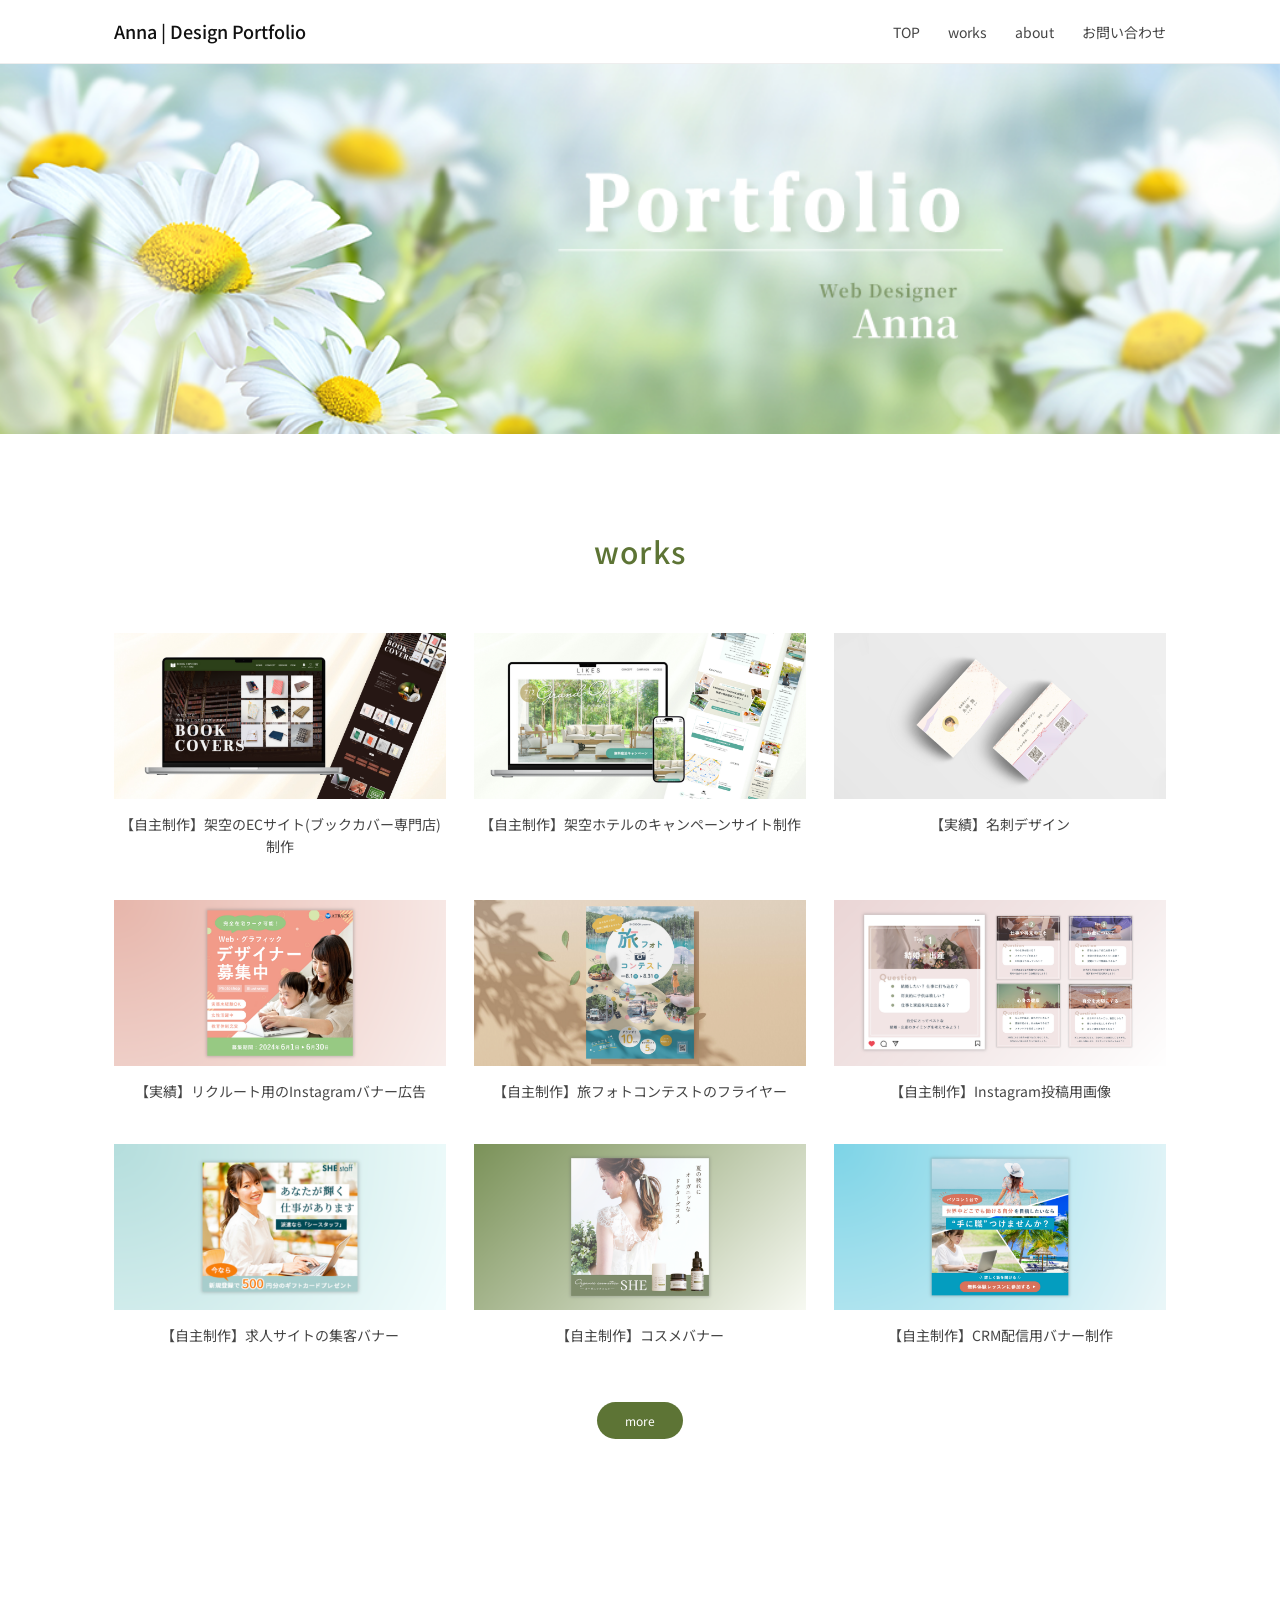
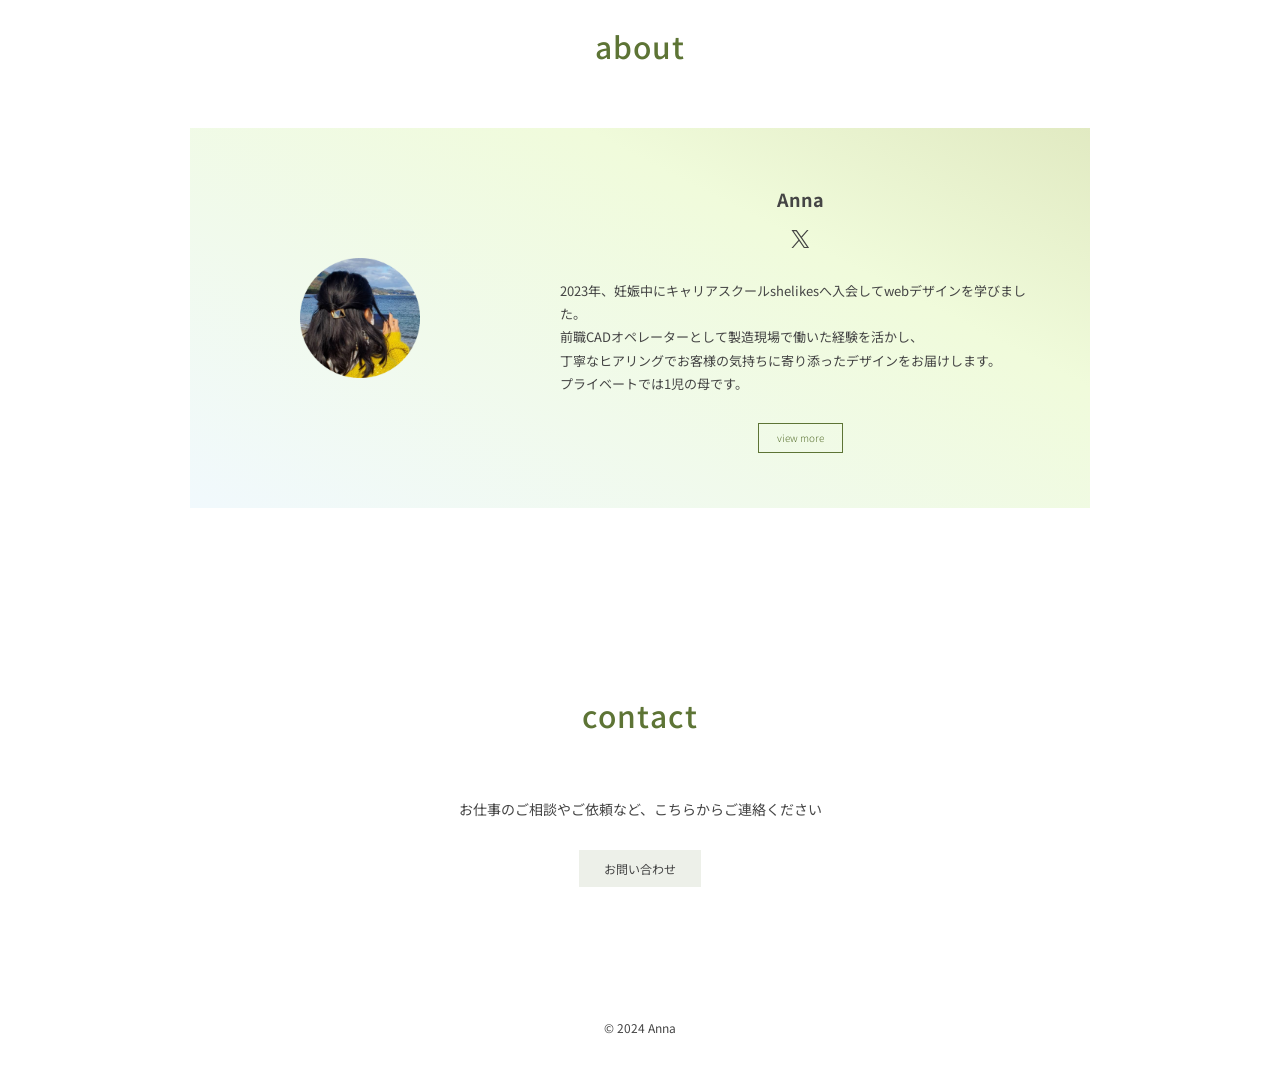
<file: index.html>
<!DOCTYPE html>
<html lang="ja">
<head>
  <meta charset="UTF-8">
  <meta name="viewport" content="width=device-width, initial-scale=1.0">
  <meta name="description" content="Anna's Design Portfolio">
  <title>Anna | Design Portfolio</title>
  <link rel="preconnect" href="https://fonts.googleapis.com">
  <link rel="preconnect" href="https://fonts.gstatic.com" crossorigin>
  <link href="https://fonts.googleapis.com/css2?family=Noto+Sans+JP:wght@400;500;700&display=swap" rel="stylesheet">
  <style>
    :root {
      --green: #5d7435;
      --text: #454545;
      --header-height: 64px;
      --content-width: 1100px;
    }

    * { box-sizing: border-box; }
    html { scroll-behavior: smooth; }
    body {
      margin: 0;
      color: var(--text);
      font-family: "Noto Sans JP", sans-serif;
      line-height: 1.8;
      background: #fff;
    }
    a { color: inherit; text-decoration: none; }
    img { max-width: 100%; height: auto; display: block; }

    /* Header */
    .site-header {
      position: sticky;
      top: 0;
      z-index: 1000;
      height: var(--header-height);
      background: #fff;
      border-bottom: 1px solid #eee;
    }
    .header-inner {
      max-width: var(--content-width);
      height: 100%;
      margin: 0 auto;
      padding: 0 24px;
      display: flex;
      align-items: center;
      justify-content: space-between;
    }
    .logo {
      color: #111;
      font-size: 18px;
      font-weight: 500;
      white-space: nowrap;
    }
    .nav-list {
      display: flex;
      gap: 28px;
      margin: 0;
      padding: 0;
      list-style: none;
    }
    .nav-list a {
      font-size: 14px;
      transition: color .2s;
    }
    .nav-list a:hover { color: var(--green); }

    .menu-button {
      display: none;
      border: 0;
      background: transparent;
      font-size: 28px;
      cursor: pointer;
      color: var(--text);
    }

    /* Hero */
    .hero {
      width: 100%;
      min-height: 370px;
      background: url("images/main.png") center / cover no-repeat;
      display: flex;
      align-items: center;
      justify-content: center;
    }

    /* Common */
    .section {
      max-width: var(--content-width);
      margin: 0 auto;
      padding: 90px 24px;
    }
    .section-title {
      margin: 0 0 55px;
      color: var(--green);
      text-align: center;
      font-size: 30px;
      font-weight: 500;
      letter-spacing: .04em;
    }

    /* Works */
    .works-grid {
      display: grid;
      grid-template-columns: repeat(3, 1fr);
      gap: 42px 28px;
    }
    .work-card img {
      width: 100%;
      aspect-ratio: 2 / 1;
      object-fit: cover;
    }
    .work-title {
      margin: 14px 0 0;
      text-align: center;
      font-size: 14px;
      line-height: 1.6;
    }
    .more-button-wrap {
      margin-top: 55px;
      text-align: center;
    }
    .more-button {
      display: inline-block;
      padding: 8px 28px;
      border-radius: 100px;
      background: var(--green);
      color: #fff;
      font-size: 12px;
    }

    /* About */
    .about-box {
      max-width: 900px;
      margin: 0 auto;
      padding: 55px 50px;
      background: linear-gradient(207deg, rgb(225,234,194) 0%, rgb(240,251,219) 31%, rgb(241,249,253) 100%);
      display: grid;
      grid-template-columns: 30% 60%;
      gap: 10%;
      align-items: center;
    }
    .profile-image {
      width: 120px;
      height: 200px;
      object-fit: contain;
      margin: 0 auto;
    }
    .about-name {
      margin: 0 0 8px;
      text-align: center;
      font-size: 18px;
      font-weight: 700;
    }
    .social {
      display: flex;
      justify-content: center;
      gap: 12px;
      margin-bottom: 25px;
    }
    .social a {
      display: inline-flex;
      align-items: center;
      justify-content: center;
      width: 30px;
      height: 30px;
    }
    .social svg {
      width: 24px;
      height: 24px;
      fill: currentColor;
    }
    .about-text {
      margin: 0;
      font-size: 13px;
    }
    .view-more-wrap {
      margin-top: 25px;
      text-align: center;
    }
    .view-more {
      display: inline-block;
      padding: 5px 18px;
      border: 1px solid var(--green);
      color: var(--green);
      font-size: 10px;
      font-weight: 300;
    }

    /* Contact */
    .contact {
      text-align: center;
    }
    .contact-text {
      margin: 0 0 28px;
      font-size: 14px;
    }
    .contact-button {
      display: inline-block;
      padding: 8px 25px;
      background: rgba(92,115,53,.11);
      color: var(--text);
      font-size: 12px;
    }

    /* Footer */
    footer {
      padding: 28px 20px;
      text-align: center;
      font-size: 12px;
    }

    /* Tablet / mobile */
    @media (max-width: 768px) {
      .nav-list {
        position: absolute;
        top: var(--header-height);
        left: 0;
        right: 0;
        display: none;
        flex-direction: column;
        gap: 0;
        background: #fff;
        border-bottom: 1px solid #eee;
      }
      .nav-list.is-open { display: flex; }
      .nav-list li { border-top: 1px solid #eee; }
      .nav-list a {
        display: block;
        padding: 14px 24px;
      }
      .menu-button { display: block; }

      .hero { min-height: 280px; }
      .section { padding: 70px 20px; }
      .section-title { margin-bottom: 40px; font-size: 26px; }

      .works-grid { grid-template-columns: repeat(2, 1fr); gap: 35px 18px; }

      .about-box {
        grid-template-columns: 1fr;
        gap: 25px;
        padding: 40px 30px;
      }
      .profile-image { height: 170px; }
    }

    @media (max-width: 480px) {
      :root { --header-height: 58px; }
      .header-inner { padding: 0 16px; }
      .logo { font-size: 16px; }
      .hero { min-height: 180px; }

      .section { padding: 55px 16px; }
      .section-title { margin-bottom: 32px; font-size: 24px; }

      .works-grid { grid-template-columns: 1fr; gap: 32px; }
      .work-title { font-size: 13px; }

      .about-box { padding: 30px 20px; }
      .about-text { font-size: 12px; }
    }
  </style>
</head>

<body>
  <header class="site-header">
    <div class="header-inner">
      <a class="logo" href="#top">Anna | Design Portfolio</a>

      <button class="menu-button" type="button" aria-label="メインメニュー" aria-expanded="false">☰</button>

      <nav>
        <ul class="nav-list">
          <li><a href="#top">TOP</a></li>
          <li><a href="#works">works</a></li>
          <li><a href="#about">about</a></li>
          <li><a href="#contact">お問い合わせ</a></li>
        </ul>
      </nav>
    </div>
  </header>

  <main id="top">
    <section class="hero" aria-label="メインビジュアル"></section>

    <section id="works" class="section">
      <h1 class="section-title">works</h1>

      <div class="works-grid">
        <article class="work-card">
          <a href="bookcover_wp.html">
            <img src="images/work01.png" alt="架空のECサイト（ブックカバー専門店）">
            <p class="work-title">【自主制作】架空のECサイト(ブックカバー専門店)制作</p>
          </a>
        </article>

        <article class="work-card">
          <img src="images/work02.png" alt="架空ホテルのキャンペーンサイト制作">
          <p class="work-title">【自主制作】架空ホテルのキャンペーンサイト制作</p>
        </article>

        <article class="work-card">
          <img src="images/work03.png" alt="名刺デザイン">
          <p class="work-title">【実績】名刺デザイン</p>
        </article>

        <article class="work-card">
          <img src="images/work04.png" alt="リクルート用のInstagramバナー広告">
          <p class="work-title">【実績】リクルート用のInstagramバナー広告</p>
        </article>

        <article class="work-card">
          <img src="images/work05.png" alt="旅フォトコンテストのフライヤー">
          <p class="work-title">【自主制作】旅フォトコンテストのフライヤー</p>
        </article>

        <article class="work-card">
          <img src="images/work06.png" alt="Instagram投稿用画像">
          <p class="work-title">【自主制作】Instagram投稿用画像</p>
        </article>

        <article class="work-card">
          <img src="images/work07.png" alt="求人サイトの集客バナー">
          <p class="work-title">【自主制作】求人サイトの集客バナー</p>
        </article>

        <article class="work-card">
          <img src="images/work08.png" alt="コスメバナー">
          <p class="work-title">【自主制作】コスメバナー</p>
        </article>

        <article class="work-card">
          <img src="images/work09.png" alt="CRM配信用バナー制作">
          <p class="work-title">【自主制作】CRM配信用バナー制作</p>
        </article>
      </div>

      <div class="more-button-wrap">
        <a class="more-button" href="#works">more</a>
      </div>
    </section>

    <section id="about" class="section">
      <h1 class="section-title">about</h1>

      <div class="about-box">
        <div>
          <img class="profile-image" src="images/profile.png" alt="プロフィール画像">
        </div>

        <div>
          <p class="about-name">Anna</p>

          <div class="social">
            <a href="https://x.com/anna_web0614" target="_blank" rel="noopener noreferrer" aria-label="X">
              <svg viewBox="0 0 24 24" aria-hidden="true">
                <path d="M13.982 10.622 20.54 3h-1.554l-5.693 6.618L8.745 3H3.5l6.876 10.007L3.5 21h1.554l6.012-6.989L15.868 21h5.245l-7.131-10.378Zm-2.128 2.474-.697-.997-5.543-7.93H8l4.474 6.4.697.996 5.815 8.318h-2.387l-4.745-6.787Z"/>
              </svg>
            </a>
          </div>

          <p class="about-text">
            2023年、妊娠中にキャリアスクールshelikesへ入会してwebデザインを学びました。<br>
            前職CADオペレーターとして製造現場で働いた経験を活かし、<br>
            丁寧なヒアリングでお客様の気持ちに寄り添ったデザインをお届けします。<br>
            プライベートでは1児の母です。
          </p>

          <div class="view-more-wrap">
            <a href="about.html">
              <span class="view-more">view more</span>
            </a>  
          </div>
        </div>
      </div>
    </section>

    <section id="contact" class="section contact">
      <h1 class="section-title">contact</h1>
      <p class="contact-text">お仕事のご相談やご依頼など、こちらからご連絡ください</p>
      <!-- TODO: メールアドレス等の連絡先が決まったらhrefを差し替え -->
      <a class="contact-button" href="mailto:YOUR-EMAIL@example.com">お問い合わせ</a>
    </section>
  </main>

  <footer>
    <p>© 2024 Anna</p>
  </footer>

  <script>
    const button = document.querySelector(".menu-button");
    const nav = document.querySelector(".nav-list");

    button.addEventListener("click", () => {
      const isOpen = nav.classList.toggle("is-open");
      button.setAttribute("aria-expanded", isOpen);
    });

    document.querySelectorAll(".nav-list a").forEach(link => {
      link.addEventListener("click", () => {
        nav.classList.remove("is-open");
        button.setAttribute("aria-expanded", "false");
      });
    });
  </script>
</body>
</html>
</file>
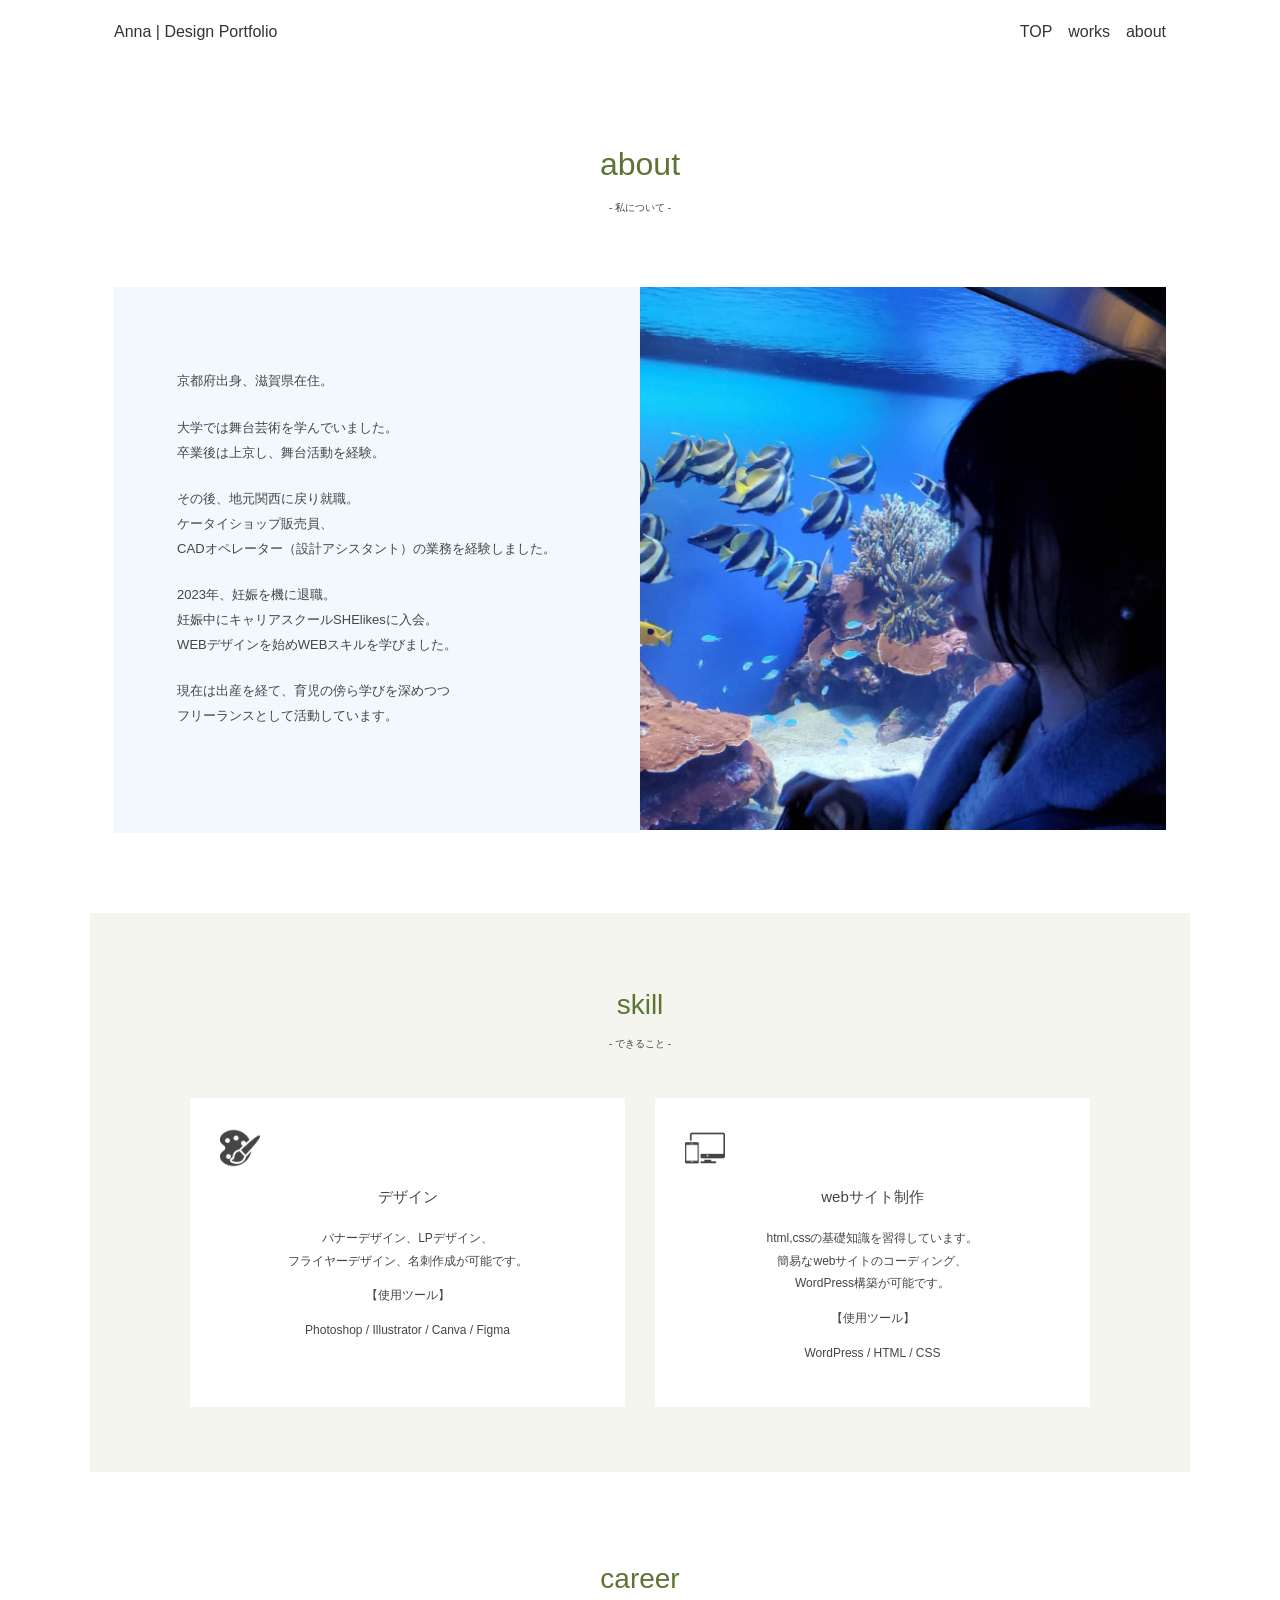
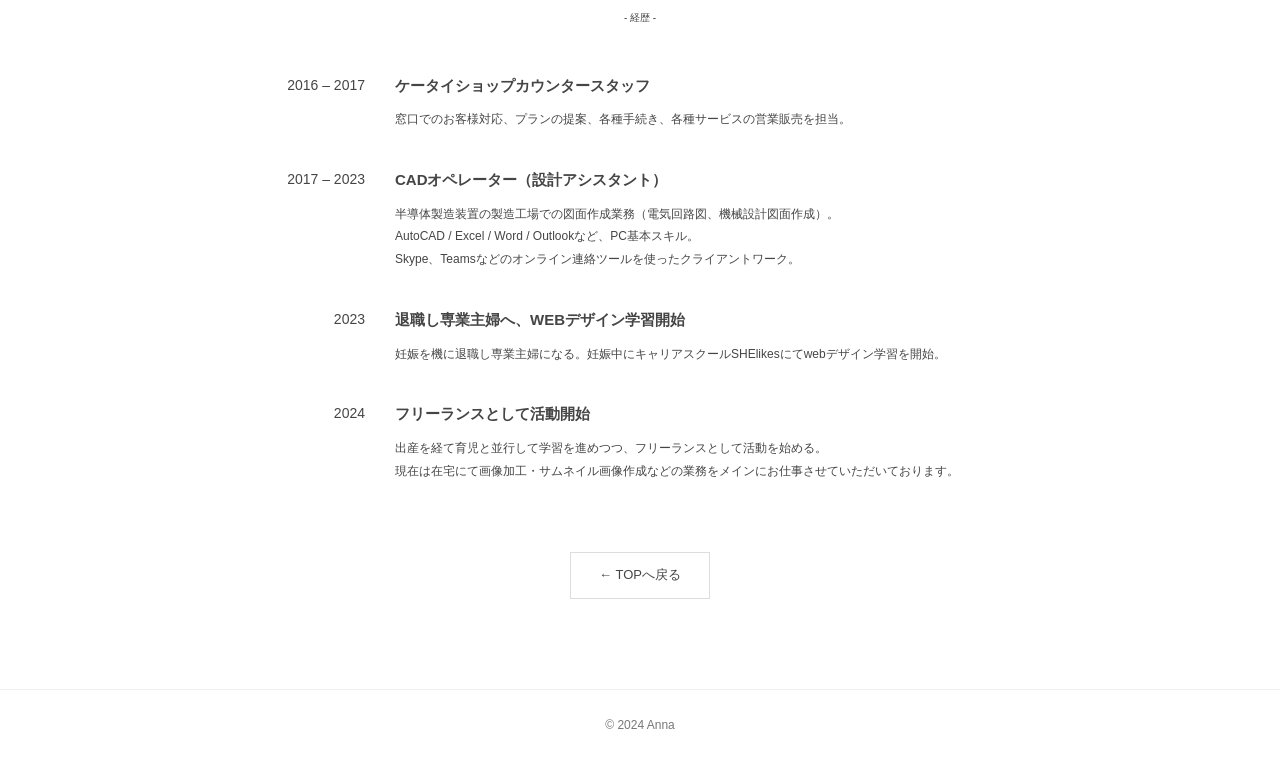
<file: about.html>
<!DOCTYPE html>
<html lang="ja">
<head>
<meta charset="UTF-8">
<meta name="viewport" content="width=device-width, initial-scale=1.0">
<title>about | Anna | Design Portfolio</title>
<link rel="stylesheet" href="css/style.css">
<style>
.about-main{max-width:1100px;margin:auto;padding:70px 24px 90px;color:#454545;line-height:1.9}
.about-hero{text-align:center;margin-bottom:70px}.about-hero h1,.section-heading h2{color:#5d7435;font-weight:500}
.about-hero h1{font-size:32px;margin:0}.about-subtitle,.section-heading p{text-align:center;font-size:10px;margin:3px 0}
.profile-grid{display:grid;grid-template-columns:1fr 1fr;margin-bottom:80px}.profile-text{background:#f1f9fd;padding:45px 12%;display:flex;align-items:center}.profile-text p{font-size:13px;margin:0 0 22px}.profile-image{width:100%;height:100%;object-fit:cover;display:block}
.skills{background:#f5f5f0;padding:65px 5%;margin:0 -24px 80px}.section-heading{text-align:center;margin-bottom:45px}.section-heading h2{font-size:28px;margin:0}.skill-grid{display:grid;grid-template-columns:1fr 1fr;gap:30px;max-width:900px;margin:auto}.skill-card{background:#fff;padding:30px;text-align:center}.skill-icon{width:40px;height:40px;object-fit:cover}.skill-card h3{font-size:15px;font-weight:500}.skill-card p{font-size:12px}
.career{max-width:850px;margin:auto}.career-item{display:grid;grid-template-columns:150px 1fr;gap:30px;margin-bottom:35px}.career-year{text-align:right;font-size:14px}.career-item h3{font-size:15px;margin:0 0 8px}.career-item p{font-size:12px;margin:0}.back{display:block;width:max-content;margin:70px auto 0;padding:10px 28px;border:1px solid #ddd;text-decoration:none;font-size:13px}.about-footer{text-align:center;border-top:1px solid #eee;padding:25px;font-size:12px;color:#777}
@media(max-width:700px){.about-main{padding:50px 18px 65px}.profile-grid,.skill-grid{grid-template-columns:1fr}.profile-text{padding:35px 12%}.skills{margin-left:-18px;margin-right:-18px;padding:50px 18px}.career-item{grid-template-columns:1fr;gap:5px}.career-year{text-align:left;font-weight:600}}
</style>
</head>
<body>
<header><div style="max-width:1100px;min-height:64px;margin:auto;padding:0 24px;display:flex;align-items:center;justify-content:space-between;box-sizing:border-box">
<a href="index.html">Anna | Design Portfolio</a><nav><a href="index.html">TOP</a>　<a href="index.html#works">works</a>　<a href="about.html">about</a></nav>
</div></header>
<main class="about-main">
<section class="about-hero"><h1>about</h1><p class="about-subtitle">- 私について -</p></section>
<section class="profile-grid"><div class="profile-text"><div>
<p>京都府出身、滋賀県在住。</p>
<p>大学では舞台芸術を学んでいました。<br>卒業後は上京し、舞台活動を経験。</p>
<p>その後、地元関西に戻り就職。<br>ケータイショップ販売員、<br>CADオペレーター（設計アシスタント）の業務を経験しました。</p>
<p>2023年、妊娠を機に退職。<br>妊娠中にキャリアスクールSHElikesに入会。<br>WEBデザインを始めWEBスキルを学びました。</p>
<p>現在は出産を経て、育児の傍ら学びを深めつつ<br>フリーランスとして活動しています。</p>
</div></div><div><img class="profile-image" src="images/0dbdaa9ebe93bc651fee0bafd287f21c-1.png" alt="プロフィール"></div></section>
<section class="skills"><div class="section-heading"><h2>skill</h2><p>- できること -</p></div>
<div class="skill-grid"><article class="skill-card"><img class="skill-icon" src="images/art-palette-svgrepo-com.png" alt=""><h3>デザイン</h3><p>バナーデザイン、LPデザイン、<br>フライヤーデザイン、名刺作成が可能です。</p><p>【使用ツール】</p><p>Photoshop / Illustrator / Canva / Figma</p></article>
<article class="skill-card"><img class="skill-icon" src="images/responsive-design-symbol-svgrepo-com.png" alt=""><h3>webサイト制作</h3><p>html,cssの基礎知識を習得しています。<br>簡易なwebサイトのコーディング、<br>WordPress構築が可能です。</p><p>【使用ツール】</p><p>WordPress / HTML / CSS</p></article></div></section>
<section><div class="section-heading"><h2>career</h2><p>- 経歴 -</p></div><div class="career">
<div class="career-item"><div class="career-year">2016 – 2017</div><div><h3>ケータイショップカウンタースタッフ</h3><p>窓口でのお客様対応、プランの提案、各種手続き、各種サービスの営業販売を担当。</p></div></div>
<div class="career-item"><div class="career-year">2017 – 2023</div><div><h3>CADオペレーター（設計アシスタント）</h3><p>半導体製造装置の製造工場での図面作成業務（電気回路図、機械設計図面作成）。<br>AutoCAD / Excel / Word / Outlookなど、PC基本スキル。<br>Skype、Teamsなどのオンライン連絡ツールを使ったクライアントワーク。</p></div></div>
<div class="career-item"><div class="career-year">2023</div><div><h3>退職し専業主婦へ、WEBデザイン学習開始</h3><p>妊娠を機に退職し専業主婦になる。妊娠中にキャリアスクールSHElikesにてwebデザイン学習を開始。</p></div></div>
<div class="career-item"><div class="career-year">2024</div><div><h3>フリーランスとして活動開始</h3><p>出産を経て育児と並行して学習を進めつつ、フリーランスとして活動を始める。<br>現在は在宅にて画像加工・サムネイル画像作成などの業務をメインにお仕事させていただいております。</p></div></div>
</div></section>
<a class="back" href="index.html">← TOPへ戻る</a>
</main><footer class="about-footer">© 2024 Anna</footer>
</body></html>
</file>
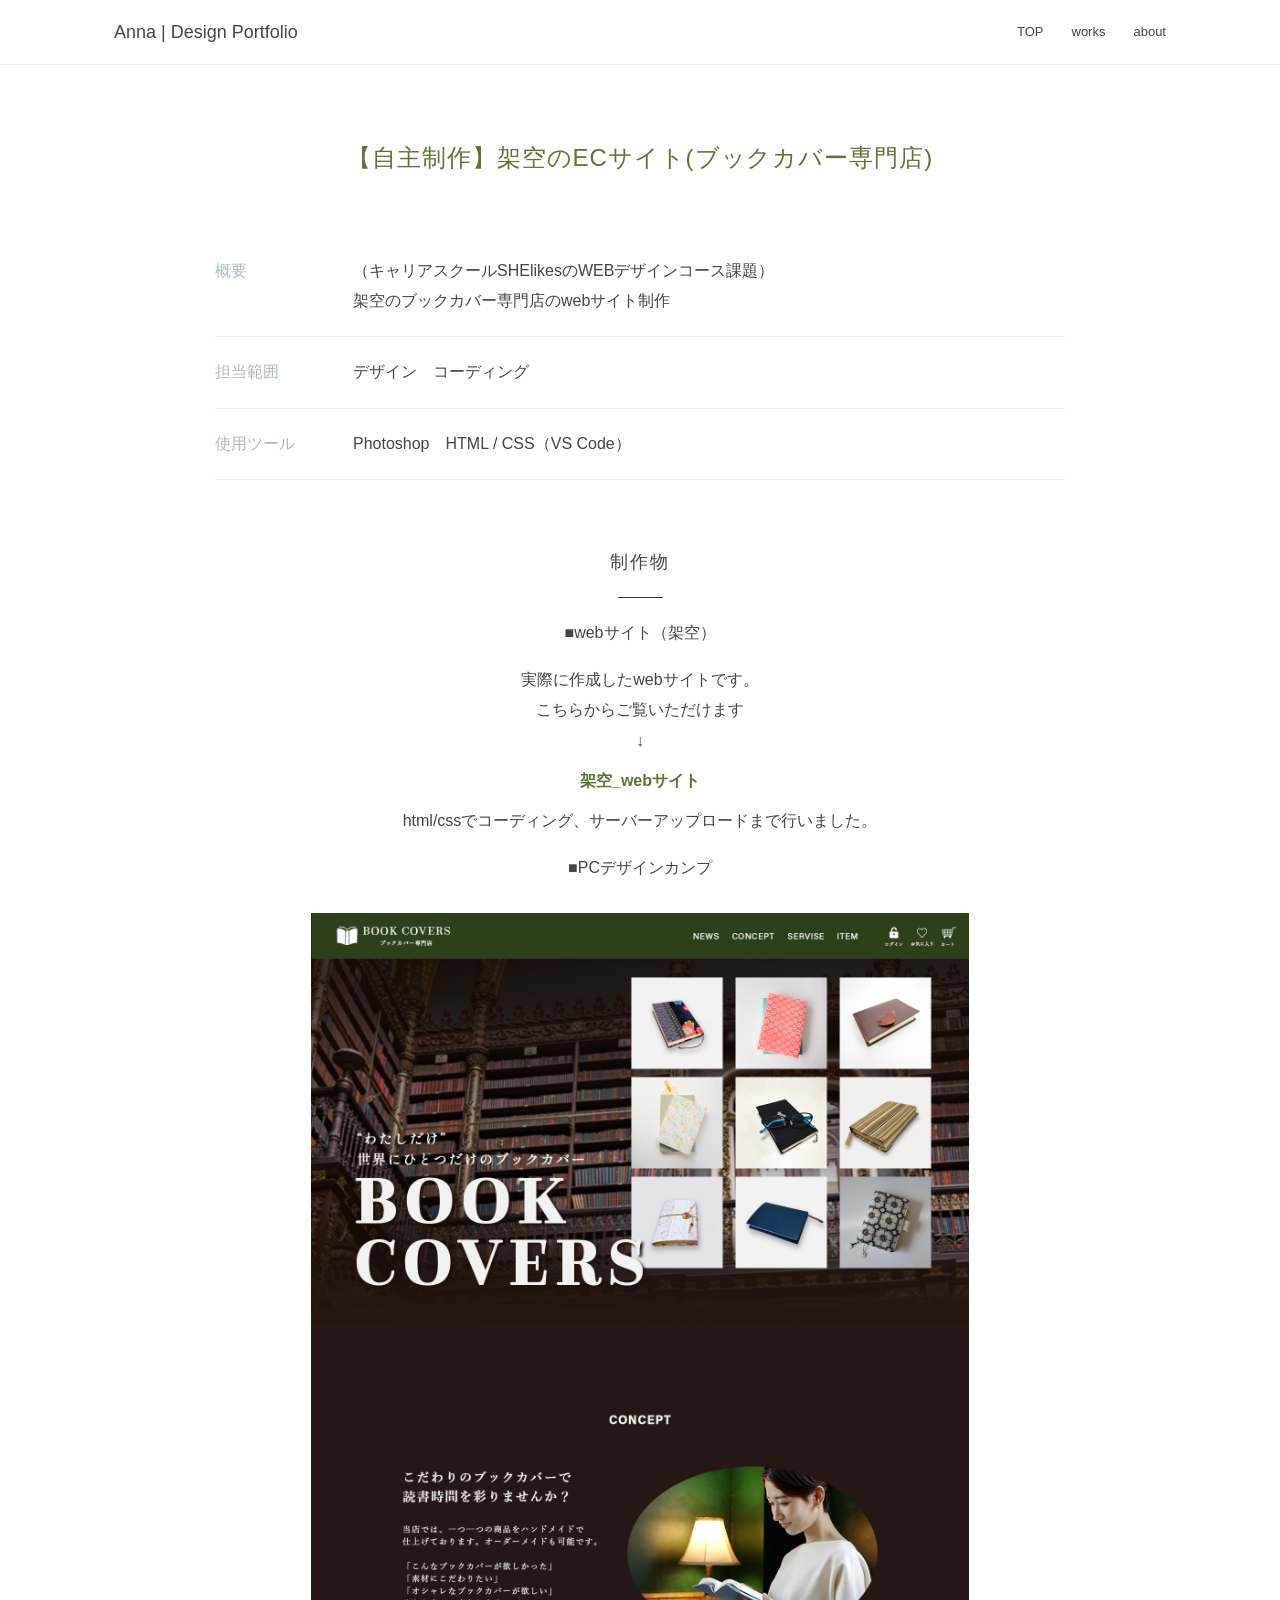
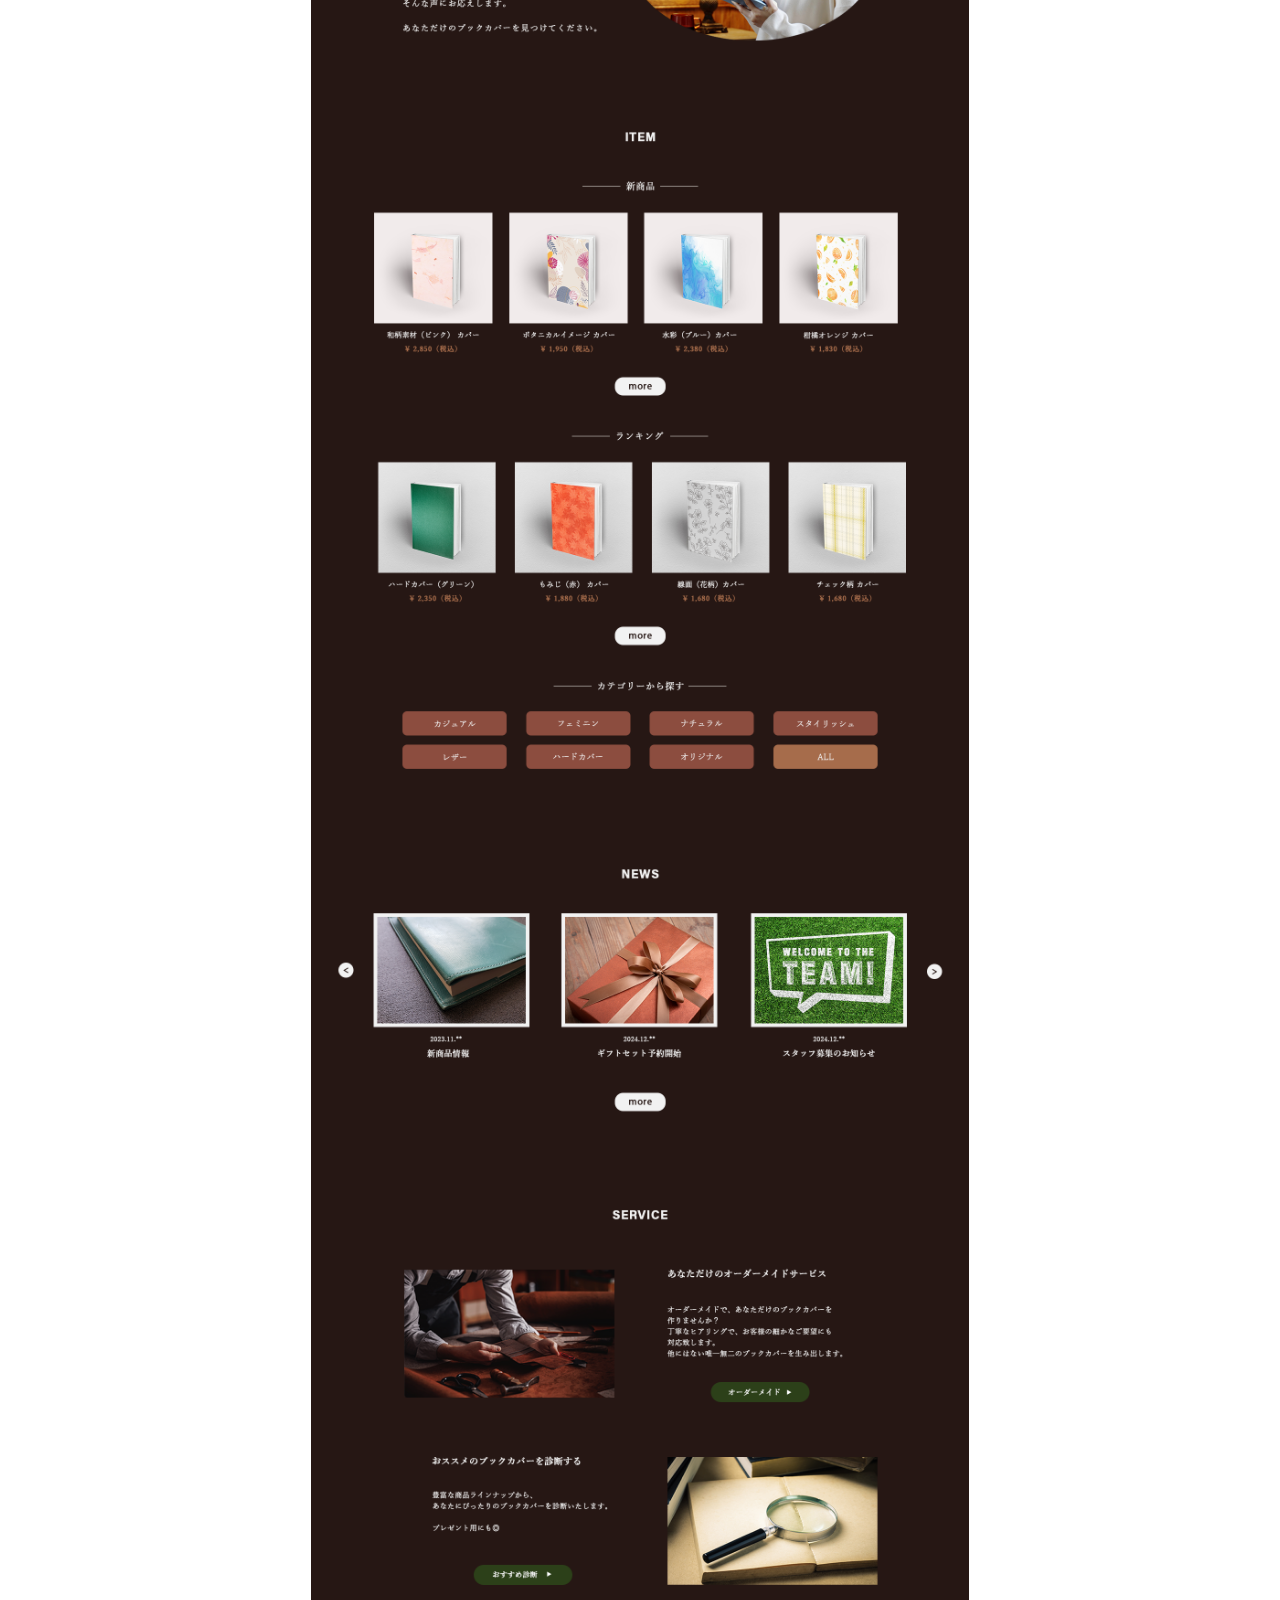
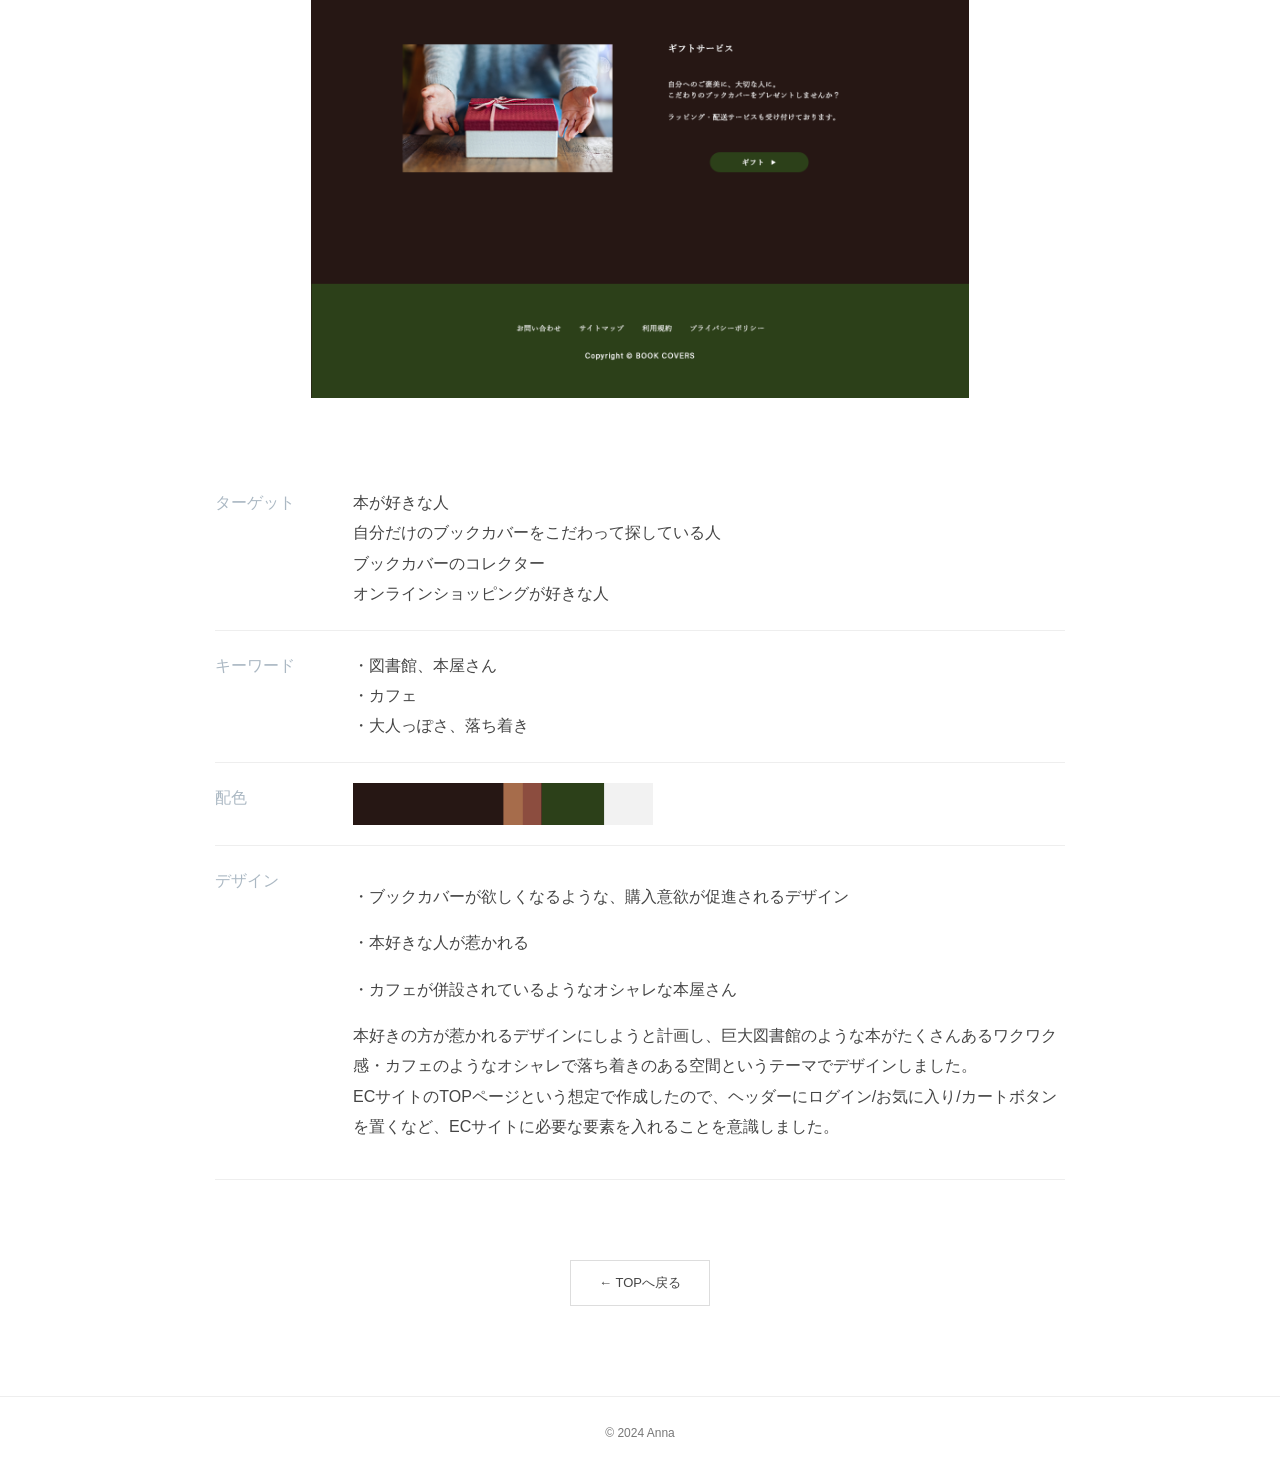
<file: bookcover_wp.html>
<!DOCTYPE html>
<html lang="ja">
<head>
<meta charset="UTF-8">
<meta name="viewport" content="width=device-width, initial-scale=1.0">
<title>【自主制作】架空のECサイト(ブックカバー専門店)制作 | Anna</title>
<meta name="description" content="【自主制作】架空のECサイト(ブックカバー専門店)の制作実績です。">
<link rel="stylesheet" href="css/style.css">
<style>
body{margin:0;color:#454545;background:#fff;font-family:"Noto Sans JP","Yu Gothic",YuGothic,sans-serif;line-height:1.9}
a{color:inherit}
.detail-header{position:sticky;top:0;z-index:10;background:rgba(255,255,255,.96);border-bottom:1px solid #eee}
.detail-header-inner{max-width:1100px;min-height:64px;margin:auto;padding:0 24px;display:flex;align-items:center;justify-content:space-between;box-sizing:border-box}
.detail-logo{text-decoration:none;font-size:18px}
.detail-nav{display:flex;gap:28px;font-size:13px}.detail-nav a{text-decoration:none}
.detail-main{max-width:1000px;margin:auto;padding:70px 24px 90px;box-sizing:border-box}
.detail-title{margin:0 0 55px;text-align:center;color:#5d7435;font-size:24px;font-weight:500;letter-spacing:.04em}
.info{margin:0 auto 65px;max-width:850px}
.info-row{display:grid;grid-template-columns:110px 1fr;gap:28px;padding:20px 0;border-bottom:1px solid #eee}
.label{color:#abb8c3}
.section-title{margin:65px 0 20px;text-align:center;font-size:18px;font-weight:500}
.center{text-align:center}
.site-link{display:inline-block;margin:10px 0;color:#5d7435;font-weight:600}
.main-image{display:block;width:min(100%,658px);height:auto;margin:30px auto 70px}
.palette{width:min(300px,100%);height:auto}
.back{display:block;width:max-content;margin:80px auto 0;padding:10px 28px;border:1px solid #ddd;text-decoration:none;font-size:13px}
.footer{padding:25px;text-align:center;font-size:12px;color:#777;border-top:1px solid #eee}
@media(max-width:700px){
.detail-header-inner{min-height:58px;padding:0 16px}.detail-nav{gap:12px;font-size:11px}
.detail-main{padding:45px 18px 65px}.detail-title{font-size:20px;margin-bottom:35px}
.info-row{grid-template-columns:1fr;gap:4px;padding:15px 0}.label{font-size:13px}.section-title{margin-top:50px}
}
</style>
</head>
<body id="top">

<header class="detail-header">
  <div class="detail-header-inner">
    <a class="detail-logo" href="index.html">Anna | Design Portfolio</a>
    <nav class="detail-nav" aria-label="メインメニュー">
      <a href="index.html">TOP</a>
      <a href="index.html#works">works</a>
      <a href="index.html#about">about</a>
    </nav>
  </div>
</header>

<main class="detail-main">
<h1 class="detail-title">【自主制作】架空のECサイト(ブックカバー専門店)</h1>

<section class="info">
<div class="info-row"><div class="label">概要</div><div>（キャリアスクールSHElikesのWEBデザインコース課題）<br>架空のブックカバー専門店のwebサイト制作</div></div>
<div class="info-row"><div class="label">担当範囲</div><div>デザイン　コーディング</div></div>
<div class="info-row"><div class="label">使用ツール</div><div>Photoshop　HTML / CSS（VS Code）</div></div>
</section>

<section>
<h2 class="section-title">制作物</h2>
<div class="center">
<p>■webサイト（架空）</p>
<p>実際に作成したwebサイトです。<br>こちらからご覧いただけます<br>↓<br>
<a class="site-link" href="https://an-webwork.github.io/portfolio_fictionalsite_bookcovers/" target="_blank" rel="noopener">架空_webサイト</a><br>
html/cssでコーディング、サーバーアップロードまで行いました。</p>
</div>
<p class="center">■PCデザインカンプ</p>
<img class="main-image" src="images/f5a962b47ab782b70bcc12c75d55620a.png" alt="ブックカバー専門店 PCデザインカンプ">
</section>

<section class="info">
<div class="info-row"><div class="label">ターゲット</div><div>本が好きな人<br>自分だけのブックカバーをこだわって探している人<br>ブックカバーのコレクター<br>オンラインショッピングが好きな人</div></div>
<div class="info-row"><div class="label">キーワード</div><div>・図書館、本屋さん<br>・カフェ<br>・大人っぽさ、落ち着き</div></div>
<div class="info-row"><div class="label">配色</div><div><img class="palette" src="images/cee6a06ec9a33b8b12fcc849df2e9455.png" alt="配色"></div></div>
<div class="info-row"><div class="label">デザイン</div><div>
<p>・ブックカバーが欲しくなるような、購入意欲が促進されるデザイン</p>
<p>・本好きな人が惹かれる</p>
<p>・カフェが併設されているようなオシャレな本屋さん</p>
<p>本好きの方が惹かれるデザインにしようと計画し、巨大図書館のような本がたくさんあるワクワク感・カフェのようなオシャレで落ち着きのある空間というテーマでデザインしました。<br>
ECサイトのTOPページという想定で作成したので、ヘッダーにログイン/お気に入り/カートボタンを置くなど、ECサイトに必要な要素を入れることを意識しました。</p>
</div></div>
</section>

<a class="back" href="index.html">← TOPへ戻る</a>
</main>

<footer class="footer">© 2024 Anna</footer>
</body>
</html>
</file>
<file: css/style.css>
/* ========================================
   Anna | Design Portfolio
   GitHub Pages static version
   ======================================== */

:root {
  --text: #333;
  --accent: #7dbb55;
  --light-green: #e1eac2;
  --light-blue: #f1f9fd;
  --border: #ddd;
  --max-width: 1100px;
}

* {
  box-sizing: border-box;
}

html {
  scroll-behavior: smooth;
}

body {
  margin: 0;
  color: var(--text);
  background: #fff;
  font-family: "Noto Sans JP", "Hiragino Kaku Gothic ProN", "Yu Gothic", sans-serif;
  line-height: 1.8;
}

img {
  max-width: 100%;
  height: auto;
  display: block;
}

a {
  color: inherit;
  text-decoration: none;
}

a:hover {
  opacity: 0.75;
}

/* ---------- Header ---------- */

.site-header {
  width: 100%;
  padding: 22px 30px;
  background: #fff;
  position: relative;
  z-index: 10;
}

.header-inner {
  max-width: var(--max-width);
  margin: 0 auto;
  display: flex;
  align-items: center;
  justify-content: space-between;
  gap: 30px;
}

.site-logo {
  font-size: 24px;
  font-weight: 700;
  letter-spacing: 0.08em;
}

.global-nav ul {
  display: flex;
  align-items: center;
  gap: 28px;
  list-style: none;
  margin: 0;
  padding: 0;
}

.global-nav a {
  font-size: 14px;
  letter-spacing: 0.08em;
}

/* ---------- Main visual ---------- */

.hero {
  max-width: 1057px;
  margin: 0 auto;
  padding: 0 20px;
}

.hero img {
  width: 100%;
  border-radius: 0;
}

/* ---------- Common section ---------- */

.section {
  max-width: var(--max-width);
  margin: 0 auto;
  padding: 90px 30px;
}

.section-title {
  margin: 0 0 45px;
  text-align: center;
  font-size: 30px;
  font-weight: 500;
  letter-spacing: 0.12em;
}

.section-title::after {
  content: "";
  display: block;
  width: 45px;
  height: 1px;
  margin: 18px auto 0;
  background: var(--text);
}

/* ---------- Works ---------- */

.works-grid {
  display: grid;
  grid-template-columns: repeat(3, 1fr);
  gap: 45px 30px;
}

.work-card {
  margin: 0;
}

.work-card a {
  display: block;
}

.work-card img {
  width: 100%;
  aspect-ratio: 1 / 1;
  object-fit: cover;
}

.work-title {
  margin: 14px 0 0;
  font-size: 15px;
  line-height: 1.6;
  font-weight: 500;
}

.work-category {
  margin: 4px 0 0;
  font-size: 12px;
  color: #777;
}

/* ---------- About ---------- */

.about-section {
  max-width: none;
  padding: 90px 30px;
  background: linear-gradient(
    207deg,
    rgb(225, 234, 194) 0%,
    rgb(240, 251, 219) 31%,
    rgb(241, 249, 253) 100%
  );
}

.about-inner {
  max-width: var(--max-width);
  margin: 0 auto;
}

.about-content {
  max-width: 760px;
  margin: 0 auto;
  text-align: left;
}

.about-content p {
  margin: 0 0 20px;
}

.about-name {
  margin-bottom: 25px !important;
  font-size: 22px;
  font-weight: 600;
}

/* ---------- Contact ---------- */

.contact-section {
  text-align: center;
}

.contact-text {
  margin: 0 auto 30px;
}

.contact-button {
  display: inline-block;
  padding: 12px 34px;
  border: 1px solid var(--text);
  font-size: 14px;
  letter-spacing: 0.08em;
  transition: 0.2s ease;
}

.contact-button:hover {
  opacity: 1;
  background: var(--text);
  color: #fff;
}

/* ---------- Social ---------- */

.social-links {
  display: flex;
  justify-content: center;
  gap: 20px;
  margin-top: 35px;
}

.social-links a {
  display: inline-flex;
  align-items: center;
  justify-content: center;
  width: 42px;
  height: 42px;
  border: 1px solid var(--text);
  border-radius: 50%;
  font-size: 13px;
  font-weight: 600;
}

/* ---------- Footer ---------- */

.site-footer {
  padding: 35px 20px;
  text-align: center;
  font-size: 12px;
  color: #777;
  border-top: 1px solid #eee;
}

/* ---------- Tablet ---------- */

@media (max-width: 768px) {
  .site-header {
    padding: 18px 20px;
  }

  .header-inner {
    display: block;
    text-align: center;
  }

  .site-logo {
    margin-bottom: 12px;
    font-size: 21px;
  }

  .global-nav ul {
    justify-content: center;
    gap: 20px;
  }

  .global-nav a {
    font-size: 13px;
  }

  .hero {
    padding: 0 15px;
  }

  .section {
    padding: 65px 20px;
  }

  .section-title {
    margin-bottom: 35px;
    font-size: 26px;
  }

  .works-grid {
    gap: 30px 20px;
  }

  .about-section {
    padding: 65px 20px;
  }
}

/* ---------- Smartphone ---------- */

@media (max-width: 480px) {
  .site-header {
    padding: 15px;
  }

  .site-logo {
    font-size: 18px;
  }

  .global-nav ul {
    gap: 13px;
  }

  .global-nav a {
    font-size: 11px;
  }

  .hero {
    padding: 0;
  }

  .section {
    padding: 50px 18px;
  }

  .section-title {
    margin-bottom: 28px;
    font-size: 23px;
  }

  .works-grid {
    grid-template-columns: 1fr;
    gap: 35px;
  }

  .work-title {
    font-size: 14px;
  }

  .about-section {
    padding: 50px 18px;
  }

  .about-content {
    font-size: 14px;
  }

  .contact-section {
    text-align: center;
  }
}
</file>
